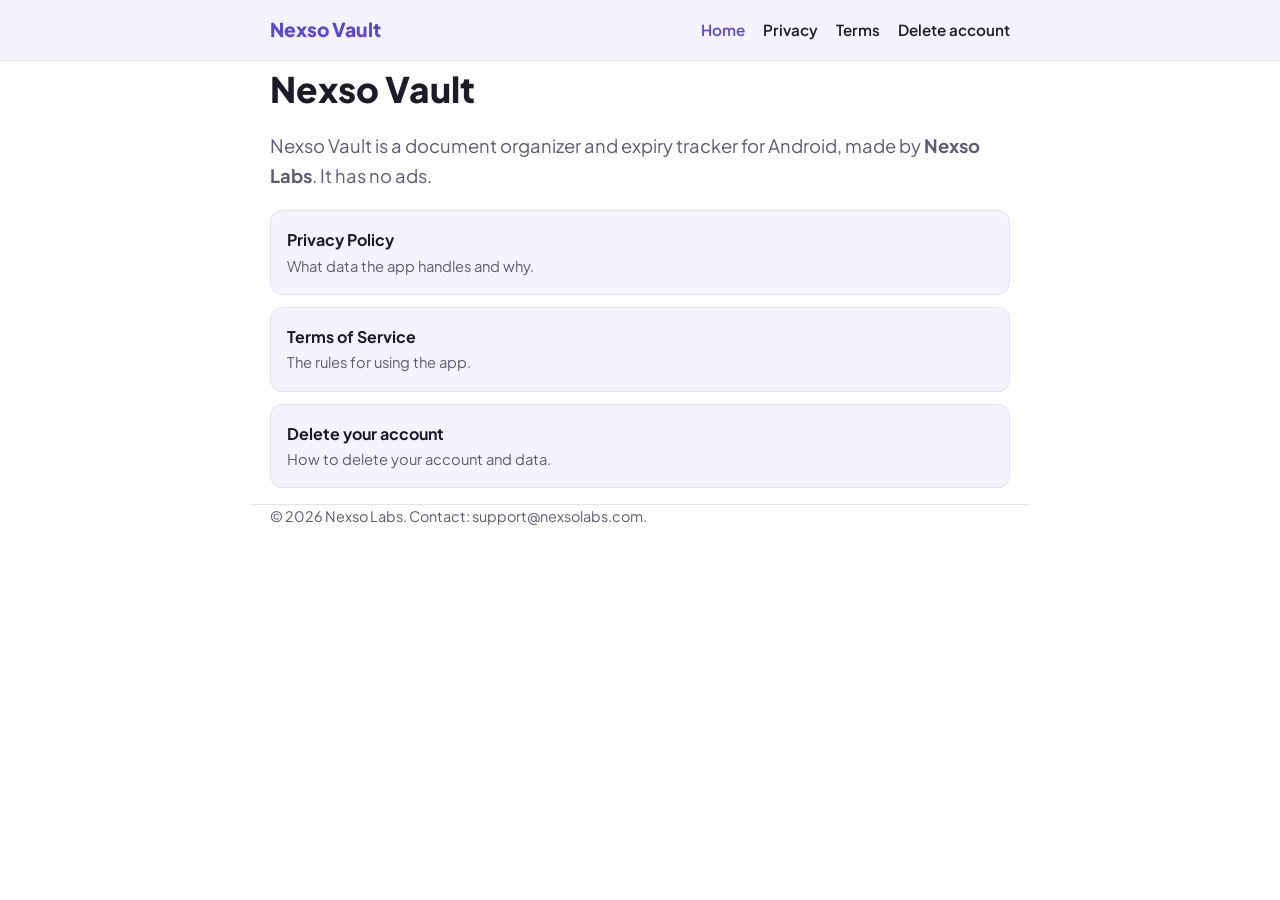
<file: index.html>
<!doctype html>
<html lang="en">
<head>
<meta charset="utf-8">
<meta name="viewport" content="width=device-width, initial-scale=1">
<title>Nexso Vault | Nexso Vault</title>
<meta name="color-scheme" content="light dark">
<link rel="preconnect" href="https://fonts.googleapis.com">
<link rel="preconnect" href="https://fonts.gstatic.com" crossorigin>
<link href="https://fonts.googleapis.com/css2?family=Plus+Jakarta+Sans:wght@400;600;700;800&amp;display=swap" rel="stylesheet">
<link rel="stylesheet" href="style.css">
</head>
<body>
<header class="site"><div class="wrap"><a class="brand" href="index.html">Nexso Vault</a><nav><a href="index.html" aria-current="page">Home</a><a href="privacy.html">Privacy</a><a href="terms.html">Terms</a><a href="delete-account.html">Delete account</a></nav></div></header>
<main class="wrap">
<h1>Nexso Vault</h1>
<p class="lead">Nexso Vault is a document organizer and expiry tracker for Android, made by <strong>Nexso Labs</strong>. It has no ads.</p>
<ul class="cards">
<li><a href="privacy.html"><strong>Privacy Policy</strong><span>What data the app handles and why.</span></a></li>
<li><a href="terms.html"><strong>Terms of Service</strong><span>The rules for using the app.</span></a></li>
<li><a href="delete-account.html"><strong>Delete your account</strong><span>How to delete your account and data.</span></a></li>
</ul>
</main>
<footer class="wrap">&copy; 2026 Nexso Labs. Contact: support@nexsolabs.com.</footer>
</body>
</html>
</file>
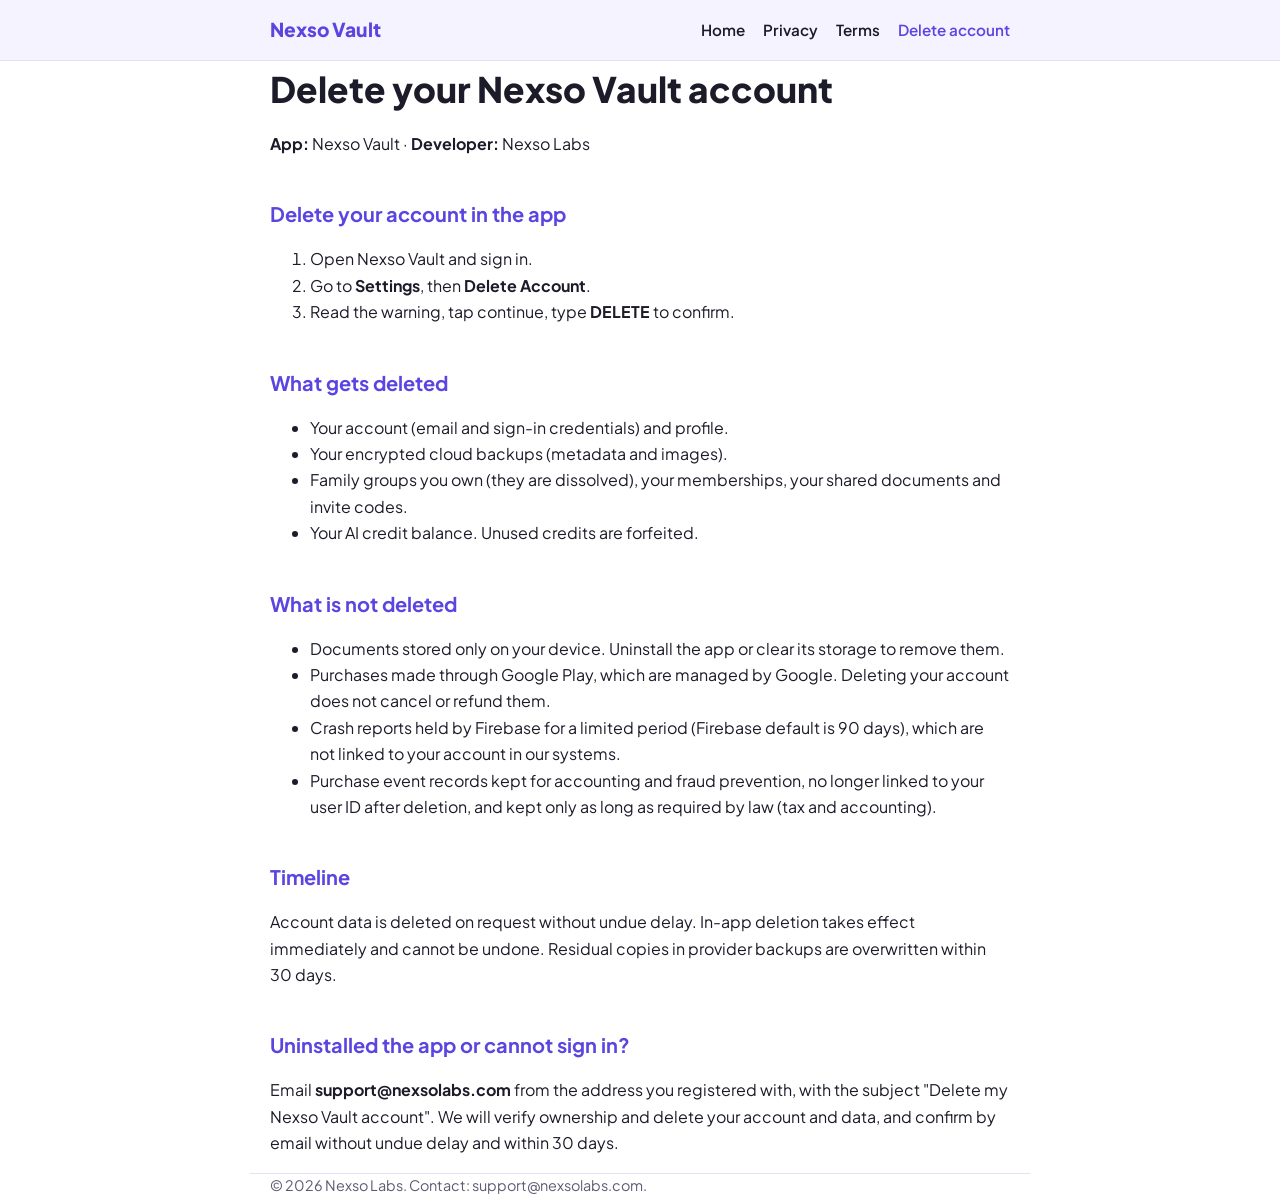
<file: delete-account.html>
<!doctype html>
<html lang="en">
<head>
<meta charset="utf-8">
<meta name="viewport" content="width=device-width, initial-scale=1">
<title>Delete your Nexso Vault account | Nexso Vault</title>
<meta name="color-scheme" content="light dark">
<link rel="preconnect" href="https://fonts.googleapis.com">
<link rel="preconnect" href="https://fonts.gstatic.com" crossorigin>
<link href="https://fonts.googleapis.com/css2?family=Plus+Jakarta+Sans:wght@400;600;700;800&amp;display=swap" rel="stylesheet">
<link rel="stylesheet" href="style.css">
</head>
<body>
<header class="site"><div class="wrap"><a class="brand" href="index.html">Nexso Vault</a><nav><a href="index.html">Home</a><a href="privacy.html">Privacy</a><a href="terms.html">Terms</a><a href="delete-account.html" aria-current="page">Delete account</a></nav></div></header>
<main class="wrap">
<h1>Delete your Nexso Vault account</h1>
<p><strong>App:</strong> Nexso Vault &middot; <strong>Developer:</strong> Nexso Labs</p>
<h2>Delete your account in the app</h2>
<ol>
<li>Open Nexso Vault and sign in.</li>
<li>Go to <strong>Settings</strong>, then <strong>Delete Account</strong>.</li>
<li>Read the warning, tap continue, type <strong>DELETE</strong> to confirm.</li>
</ol>
<h2>What gets deleted</h2>
<ul>
<li>Your account (email and sign-in credentials) and profile.</li>
<li>Your encrypted cloud backups (metadata and images).</li>
<li>Family groups you own (they are dissolved), your memberships, your shared documents and invite codes.</li>
<li>Your AI credit balance. Unused credits are forfeited.</li>
</ul>
<h2>What is not deleted</h2>
<ul>
<li>Documents stored only on your device. Uninstall the app or clear its storage to remove them.</li>
<li>Purchases made through Google Play, which are managed by Google. Deleting your account does not cancel or refund them.</li>
<li>Crash reports held by Firebase for a limited period (Firebase default is 90 days), which are not linked to your account in our systems.</li>
<li>Purchase event records kept for accounting and fraud prevention, no longer linked to your user ID after deletion, and kept only as long as required by law (tax and accounting).</li>
</ul>
<h2>Timeline</h2>
<p>Account data is deleted on request without undue delay. In-app deletion takes effect immediately and cannot be undone. Residual copies in provider backups are overwritten within 30 days.</p>
<h2>Uninstalled the app or cannot sign in?</h2>
<p>Email <strong>support@nexsolabs.com</strong> from the address you registered with, with the subject "Delete my Nexso Vault account". We will verify ownership and delete your account and data, and confirm by email without undue delay and within 30 days.</p>
</main>
<footer class="wrap">&copy; 2026 Nexso Labs. Contact: support@nexsolabs.com.</footer>
</body>
</html>
</file>
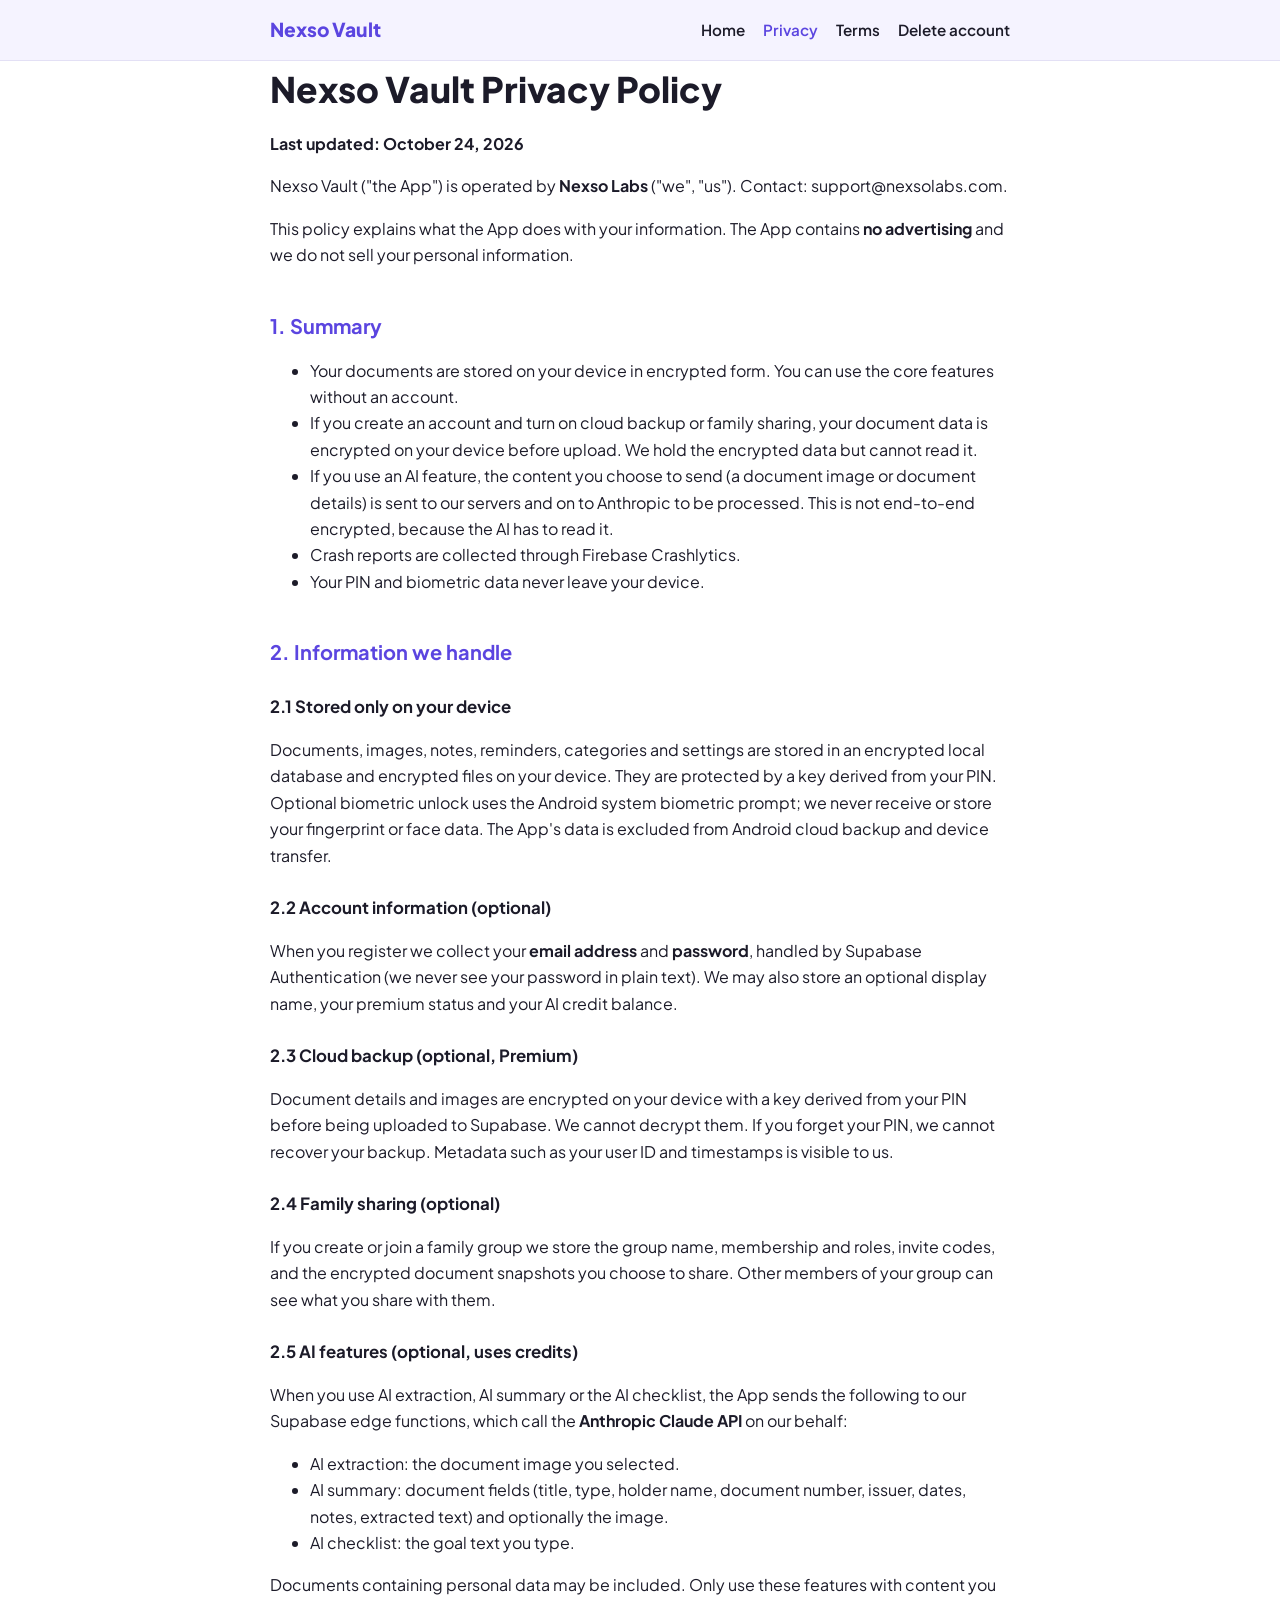
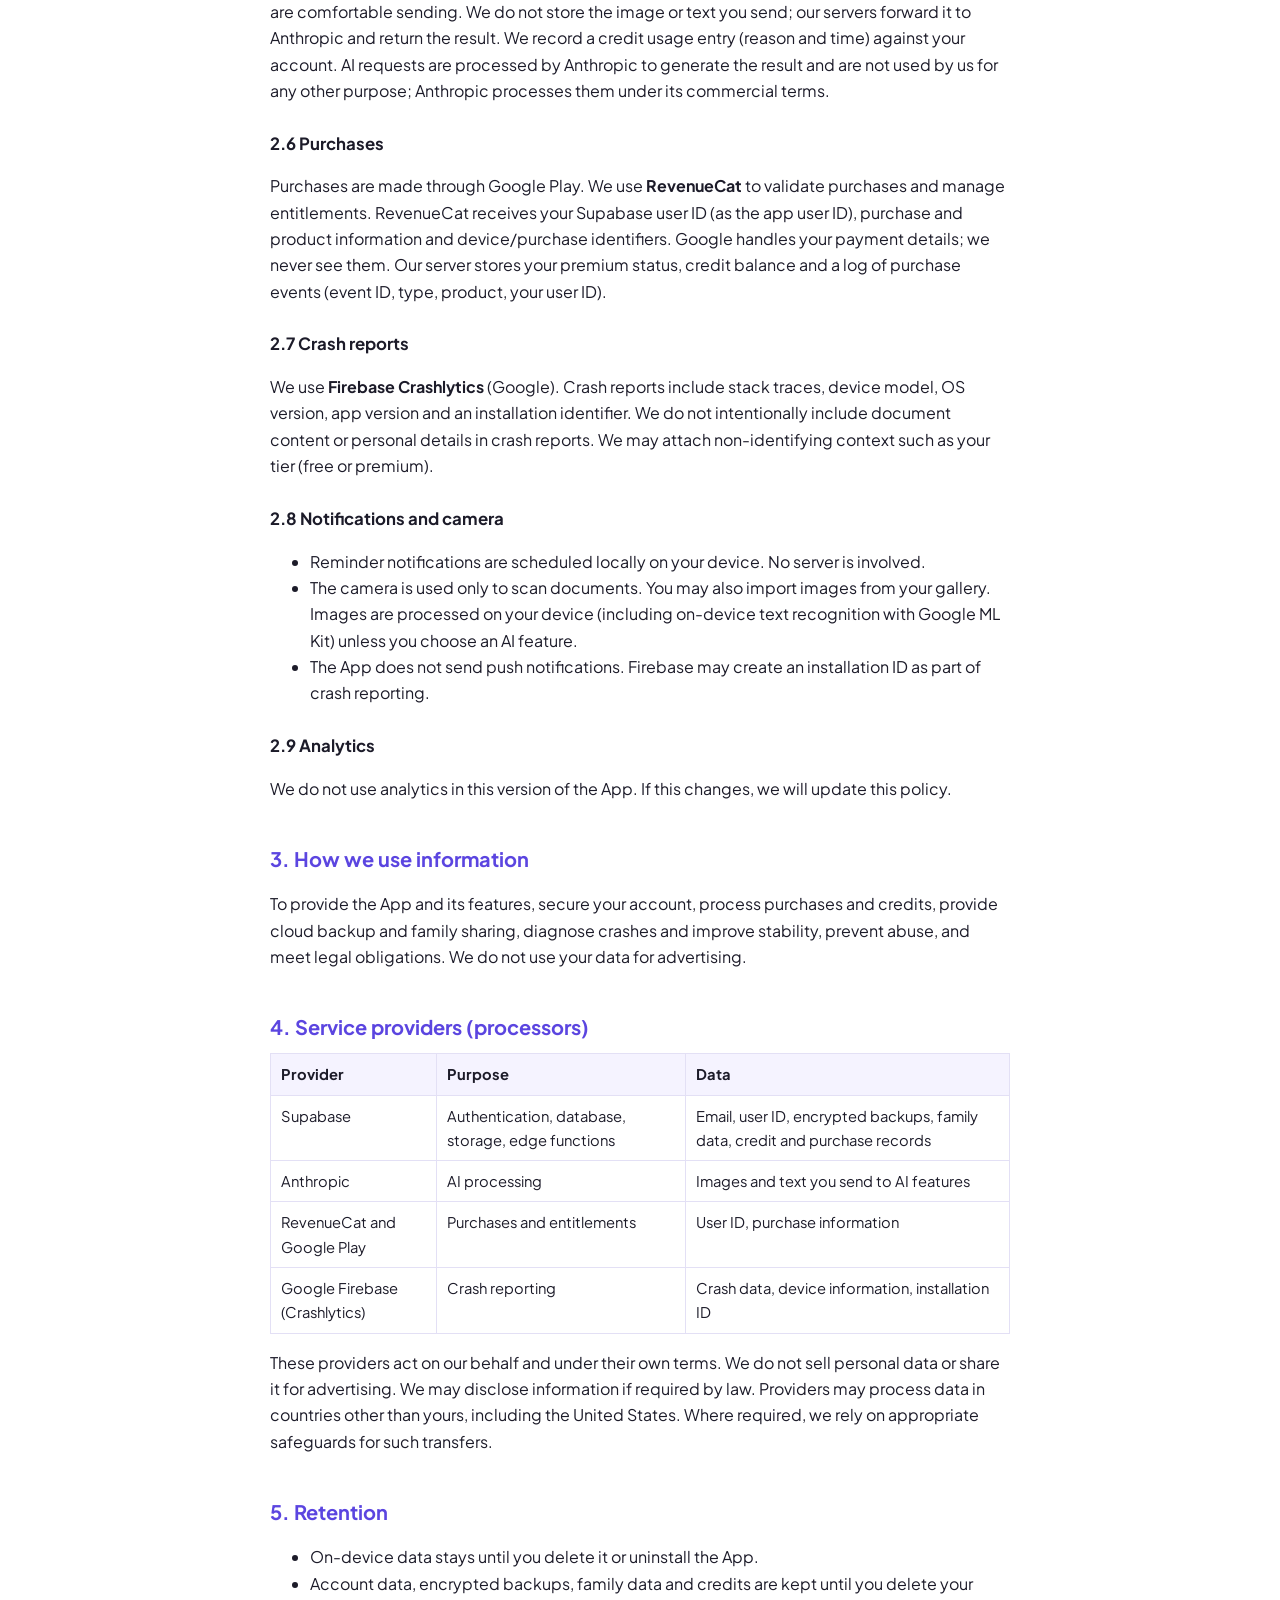
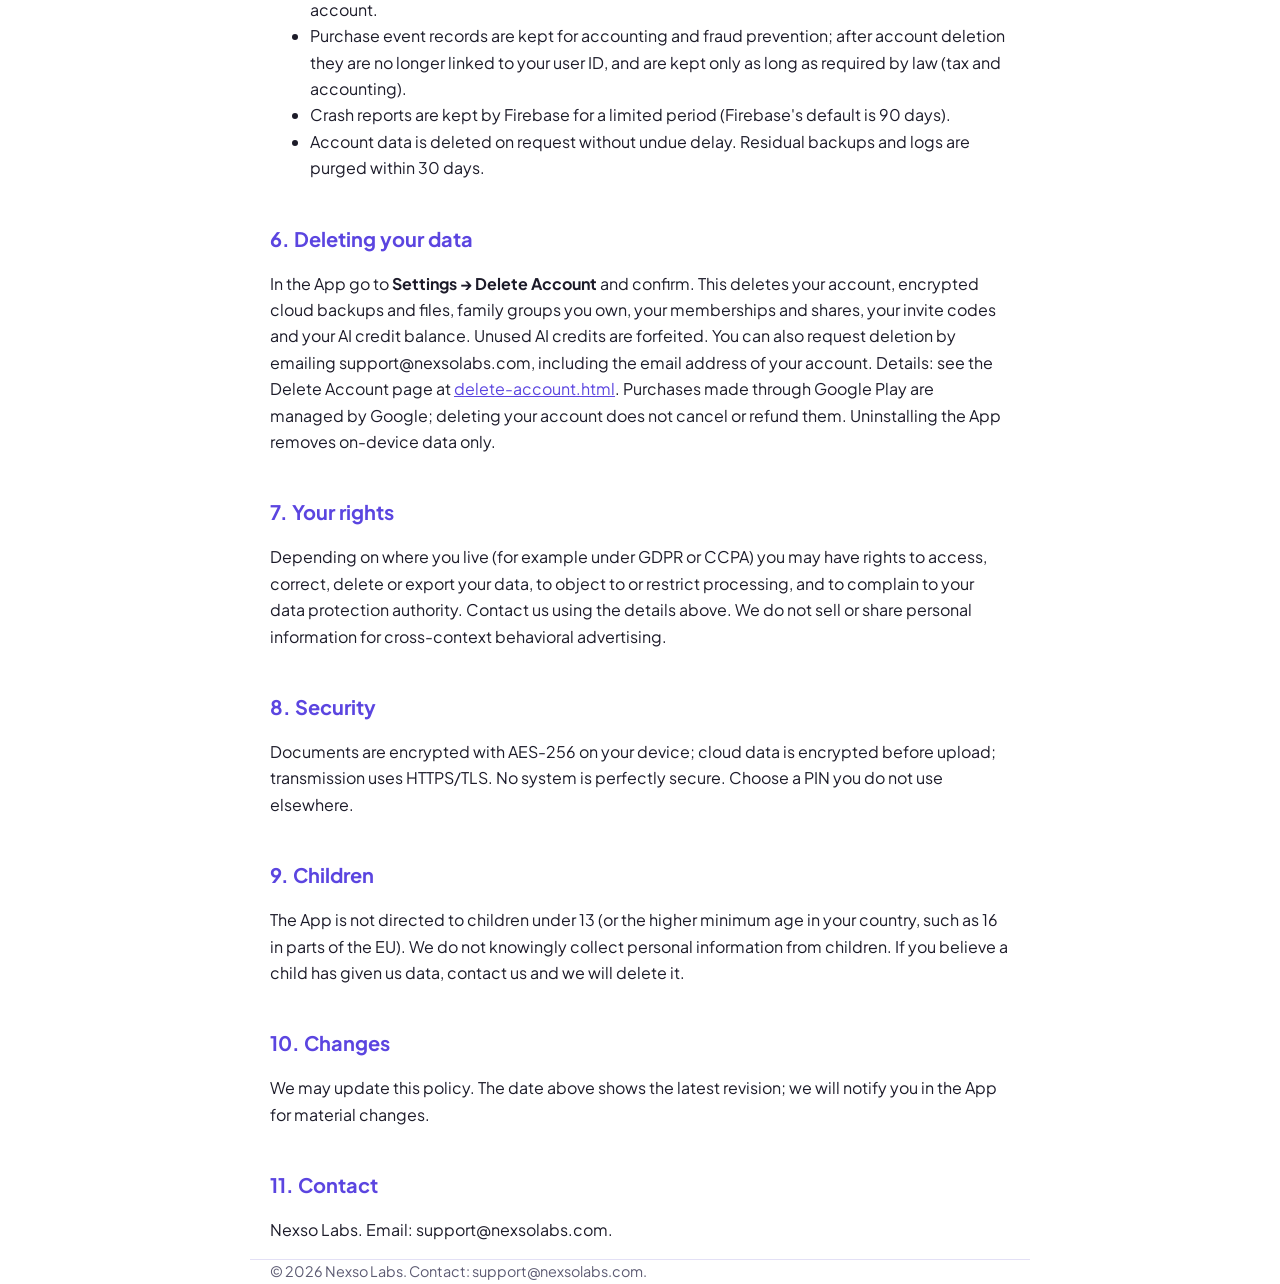
<file: privacy.html>
<!doctype html>
<html lang="en">
<head>
<meta charset="utf-8">
<meta name="viewport" content="width=device-width, initial-scale=1">
<title>Nexso Vault Privacy Policy | Nexso Vault</title>
<meta name="color-scheme" content="light dark">
<link rel="preconnect" href="https://fonts.googleapis.com">
<link rel="preconnect" href="https://fonts.gstatic.com" crossorigin>
<link href="https://fonts.googleapis.com/css2?family=Plus+Jakarta+Sans:wght@400;600;700;800&amp;display=swap" rel="stylesheet">
<link rel="stylesheet" href="style.css">
</head>
<body>
<header class="site"><div class="wrap"><a class="brand" href="index.html">Nexso Vault</a><nav><a href="index.html">Home</a><a href="privacy.html" aria-current="page">Privacy</a><a href="terms.html">Terms</a><a href="delete-account.html">Delete account</a></nav></div></header>
<main class="wrap">
<h1>Nexso Vault Privacy Policy</h1>
<p><strong>Last updated: October 24, 2026</strong></p>
<p>Nexso Vault ("the App") is operated by <strong>Nexso Labs</strong> ("we", "us"). Contact: support@nexsolabs.com.</p>
<p>This policy explains what the App does with your information. The App contains <strong>no advertising</strong> and we do not sell your personal information.</p>
<h2>1. Summary</h2>
<ul>
<li>Your documents are stored on your device in encrypted form. You can use the core features without an account.</li>
<li>If you create an account and turn on cloud backup or family sharing, your document data is encrypted on your device before upload. We hold the encrypted data but cannot read it.</li>
<li>If you use an AI feature, the content you choose to send (a document image or document details) is sent to our servers and on to Anthropic to be processed. This is not end-to-end encrypted, because the AI has to read it.</li>
<li>Crash reports are collected through Firebase Crashlytics.</li>
<li>Your PIN and biometric data never leave your device.</li>
</ul>
<h2>2. Information we handle</h2>
<h3>2.1 Stored only on your device</h3>
<p>Documents, images, notes, reminders, categories and settings are stored in an encrypted local database and encrypted files on your device. They are protected by a key derived from your PIN. Optional biometric unlock uses the Android system biometric prompt; we never receive or store your fingerprint or face data. The App's data is excluded from Android cloud backup and device transfer.</p>
<h3>2.2 Account information (optional)</h3>
<p>When you register we collect your <strong>email address</strong> and <strong>password</strong>, handled by Supabase Authentication (we never see your password in plain text). We may also store an optional display name, your premium status and your AI credit balance.</p>
<h3>2.3 Cloud backup (optional, Premium)</h3>
<p>Document details and images are encrypted on your device with a key derived from your PIN before being uploaded to Supabase. We cannot decrypt them. If you forget your PIN, we cannot recover your backup. Metadata such as your user ID and timestamps is visible to us.</p>
<h3>2.4 Family sharing (optional)</h3>
<p>If you create or join a family group we store the group name, membership and roles, invite codes, and the encrypted document snapshots you choose to share. Other members of your group can see what you share with them.</p>
<h3>2.5 AI features (optional, uses credits)</h3>
<p>When you use AI extraction, AI summary or the AI checklist, the App sends the following to our Supabase edge functions, which call the <strong>Anthropic Claude API</strong> on our behalf:</p>
<ul>
<li>AI extraction: the document image you selected.</li>
<li>AI summary: document fields (title, type, holder name, document number, issuer, dates, notes, extracted text) and optionally the image.</li>
<li>AI checklist: the goal text you type.</li>
</ul>
<p>Documents containing personal data may be included. Only use these features with content you are comfortable sending. We do not store the image or text you send; our servers forward it to Anthropic and return the result. We record a credit usage entry (reason and time) against your account. AI requests are processed by Anthropic to generate the result and are not used by us for any other purpose; Anthropic processes them under its commercial terms.</p>
<h3>2.6 Purchases</h3>
<p>Purchases are made through Google Play. We use <strong>RevenueCat</strong> to validate purchases and manage entitlements. RevenueCat receives your Supabase user ID (as the app user ID), purchase and product information and device/purchase identifiers. Google handles your payment details; we never see them. Our server stores your premium status, credit balance and a log of purchase events (event ID, type, product, your user ID).</p>
<h3>2.7 Crash reports</h3>
<p>We use <strong>Firebase Crashlytics</strong> (Google). Crash reports include stack traces, device model, OS version, app version and an installation identifier. We do not intentionally include document content or personal details in crash reports. We may attach non-identifying context such as your tier (free or premium).</p>
<h3>2.8 Notifications and camera</h3>
<ul>
<li>Reminder notifications are scheduled locally on your device. No server is involved.</li>
<li>The camera is used only to scan documents. You may also import images from your gallery. Images are processed on your device (including on-device text recognition with Google ML Kit) unless you choose an AI feature.</li>
<li>The App does not send push notifications. Firebase may create an installation ID as part of crash reporting.</li>
</ul>
<h3>2.9 Analytics</h3>
<p>We do not use analytics in this version of the App. If this changes, we will update this policy.</p>
<h2>3. How we use information</h2>
<p>To provide the App and its features, secure your account, process purchases and credits, provide cloud backup and family sharing, diagnose crashes and improve stability, prevent abuse, and meet legal obligations. We do not use your data for advertising.</p>
<h2>4. Service providers (processors)</h2>
<div class="tw"><table><thead><tr><th>Provider</th><th>Purpose</th><th>Data</th></tr></thead><tbody><tr><td>Supabase</td><td>Authentication, database, storage, edge functions</td><td>Email, user ID, encrypted backups, family data, credit and purchase records</td></tr><tr><td>Anthropic</td><td>AI processing</td><td>Images and text you send to AI features</td></tr><tr><td>RevenueCat and Google Play</td><td>Purchases and entitlements</td><td>User ID, purchase information</td></tr><tr><td>Google Firebase (Crashlytics)</td><td>Crash reporting</td><td>Crash data, device information, installation ID</td></tr></tbody></table></div>
<p>These providers act on our behalf and under their own terms. We do not sell personal data or share it for advertising. We may disclose information if required by law. Providers may process data in countries other than yours, including the United States. Where required, we rely on appropriate safeguards for such transfers.</p>
<h2>5. Retention</h2>
<ul>
<li>On-device data stays until you delete it or uninstall the App.</li>
<li>Account data, encrypted backups, family data and credits are kept until you delete your account.</li>
<li>Purchase event records are kept for accounting and fraud prevention; after account deletion they are no longer linked to your user ID, and are kept only as long as required by law (tax and accounting).</li>
<li>Crash reports are kept by Firebase for a limited period (Firebase's default is 90 days).</li>
<li>Account data is deleted on request without undue delay. Residual backups and logs are purged within 30 days.</li>
</ul>
<h2>6. Deleting your data</h2>
<p>In the App go to <strong>Settings → Delete Account</strong> and confirm. This deletes your account, encrypted cloud backups and files, family groups you own, your memberships and shares, your invite codes and your AI credit balance. Unused AI credits are forfeited. You can also request deletion by emailing support@nexsolabs.com, including the email address of your account. Details: see the Delete Account page at <a href="delete-account.html">delete-account.html</a>. Purchases made through Google Play are managed by Google; deleting your account does not cancel or refund them. Uninstalling the App removes on-device data only.</p>
<h2>7. Your rights</h2>
<p>Depending on where you live (for example under GDPR or CCPA) you may have rights to access, correct, delete or export your data, to object to or restrict processing, and to complain to your data protection authority. Contact us using the details above. We do not sell or share personal information for cross-context behavioral advertising.</p>
<h2>8. Security</h2>
<p>Documents are encrypted with AES-256 on your device; cloud data is encrypted before upload; transmission uses HTTPS/TLS. No system is perfectly secure. Choose a PIN you do not use elsewhere.</p>
<h2>9. Children</h2>
<p>The App is not directed to children under 13 (or the higher minimum age in your country, such as 16 in parts of the EU). We do not knowingly collect personal information from children. If you believe a child has given us data, contact us and we will delete it.</p>
<h2>10. Changes</h2>
<p>We may update this policy. The date above shows the latest revision; we will notify you in the App for material changes.</p>
<h2>11. Contact</h2>
<p>Nexso Labs. Email: support@nexsolabs.com.</p>
</main>
<footer class="wrap">&copy; 2026 Nexso Labs. Contact: support@nexsolabs.com.</footer>
</body>
</html>
</file>
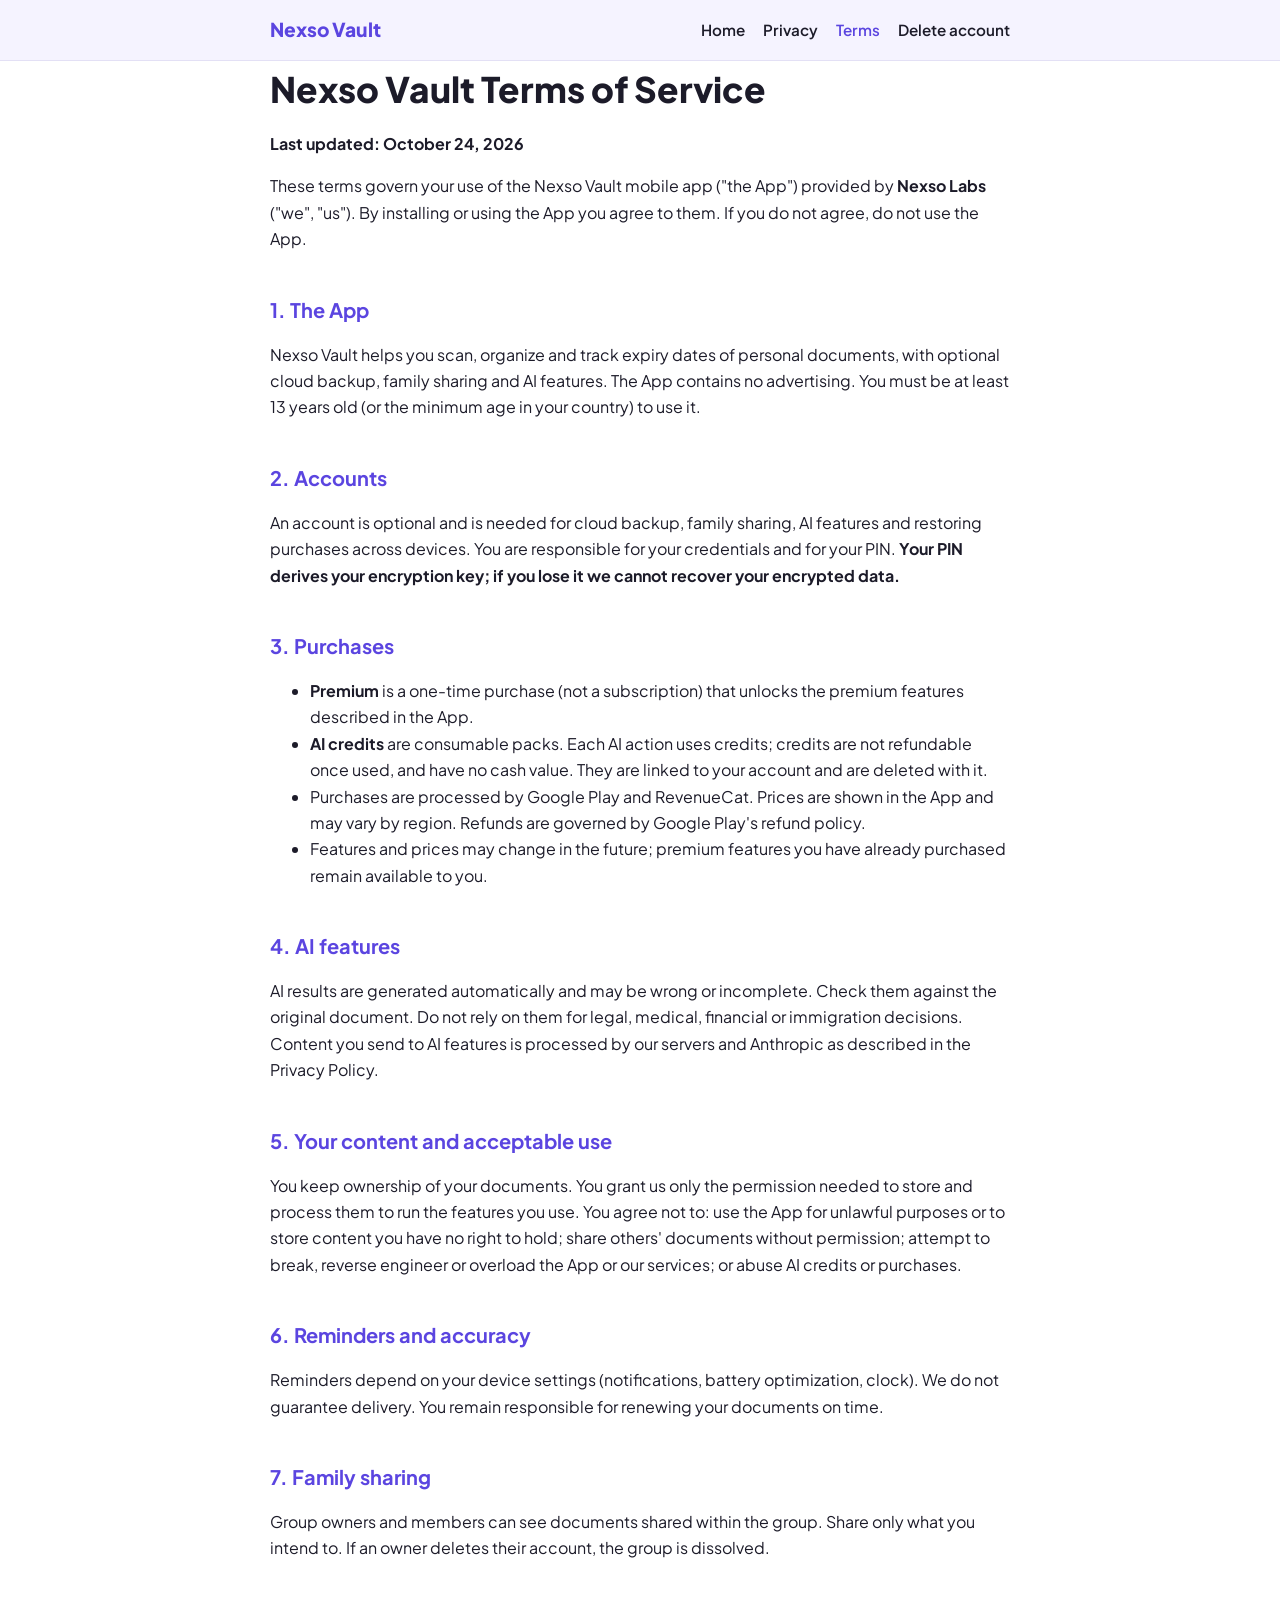
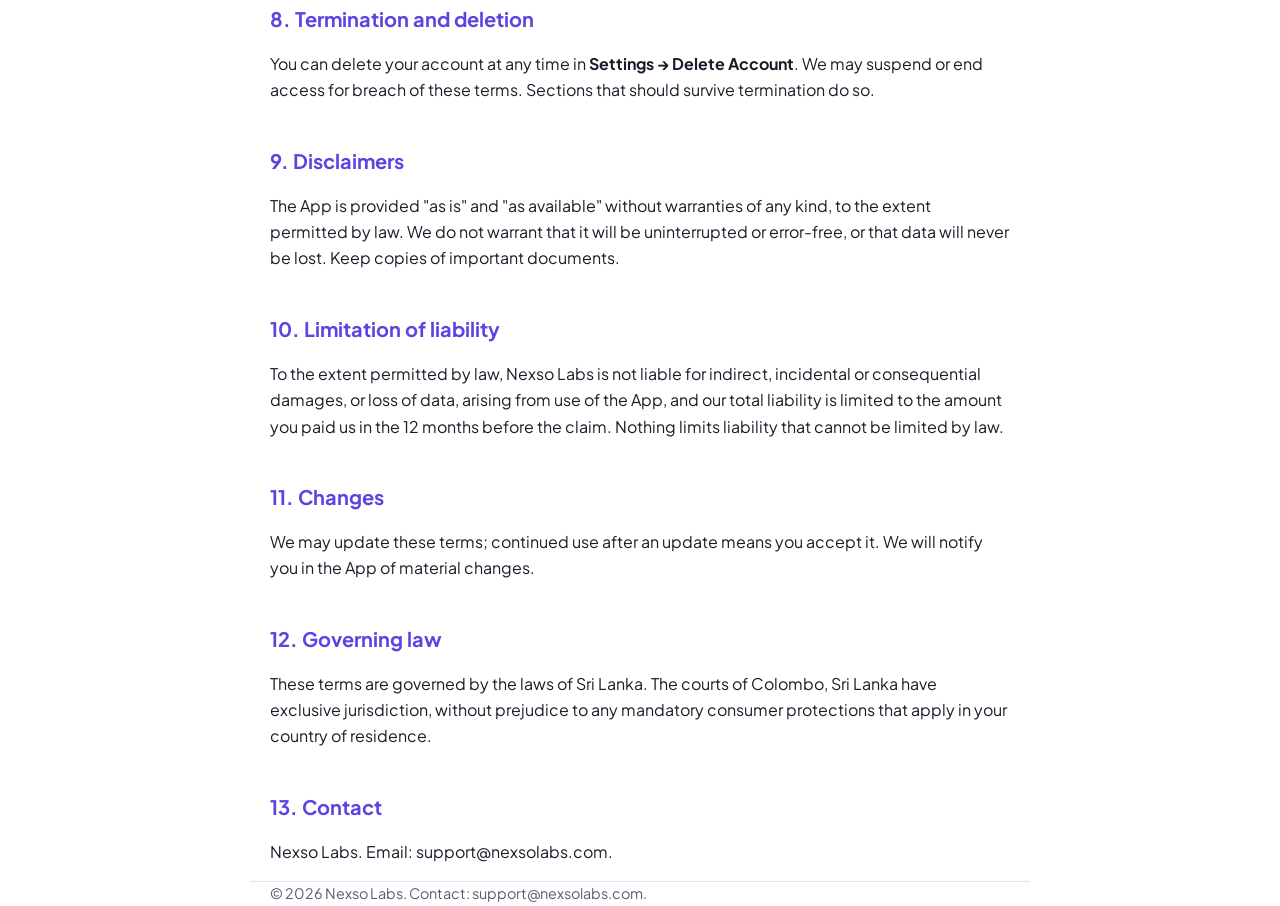
<file: terms.html>
<!doctype html>
<html lang="en">
<head>
<meta charset="utf-8">
<meta name="viewport" content="width=device-width, initial-scale=1">
<title>Nexso Vault Terms of Service | Nexso Vault</title>
<meta name="color-scheme" content="light dark">
<link rel="preconnect" href="https://fonts.googleapis.com">
<link rel="preconnect" href="https://fonts.gstatic.com" crossorigin>
<link href="https://fonts.googleapis.com/css2?family=Plus+Jakarta+Sans:wght@400;600;700;800&amp;display=swap" rel="stylesheet">
<link rel="stylesheet" href="style.css">
</head>
<body>
<header class="site"><div class="wrap"><a class="brand" href="index.html">Nexso Vault</a><nav><a href="index.html">Home</a><a href="privacy.html">Privacy</a><a href="terms.html" aria-current="page">Terms</a><a href="delete-account.html">Delete account</a></nav></div></header>
<main class="wrap">
<h1>Nexso Vault Terms of Service</h1>
<p><strong>Last updated: October 24, 2026</strong></p>
<p>These terms govern your use of the Nexso Vault mobile app ("the App") provided by <strong>Nexso Labs</strong> ("we", "us"). By installing or using the App you agree to them. If you do not agree, do not use the App.</p>
<h2>1. The App</h2>
<p>Nexso Vault helps you scan, organize and track expiry dates of personal documents, with optional cloud backup, family sharing and AI features. The App contains no advertising. You must be at least 13 years old (or the minimum age in your country) to use it.</p>
<h2>2. Accounts</h2>
<p>An account is optional and is needed for cloud backup, family sharing, AI features and restoring purchases across devices. You are responsible for your credentials and for your PIN. <strong>Your PIN derives your encryption key; if you lose it we cannot recover your encrypted data.</strong></p>
<h2>3. Purchases</h2>
<ul>
<li><strong>Premium</strong> is a one-time purchase (not a subscription) that unlocks the premium features described in the App.</li>
<li><strong>AI credits</strong> are consumable packs. Each AI action uses credits; credits are not refundable once used, and have no cash value. They are linked to your account and are deleted with it.</li>
<li>Purchases are processed by Google Play and RevenueCat. Prices are shown in the App and may vary by region. Refunds are governed by Google Play's refund policy.</li>
<li>Features and prices may change in the future; premium features you have already purchased remain available to you.</li>
</ul>
<h2>4. AI features</h2>
<p>AI results are generated automatically and may be wrong or incomplete. Check them against the original document. Do not rely on them for legal, medical, financial or immigration decisions. Content you send to AI features is processed by our servers and Anthropic as described in the Privacy Policy.</p>
<h2>5. Your content and acceptable use</h2>
<p>You keep ownership of your documents. You grant us only the permission needed to store and process them to run the features you use. You agree not to: use the App for unlawful purposes or to store content you have no right to hold; share others' documents without permission; attempt to break, reverse engineer or overload the App or our services; or abuse AI credits or purchases.</p>
<h2>6. Reminders and accuracy</h2>
<p>Reminders depend on your device settings (notifications, battery optimization, clock). We do not guarantee delivery. You remain responsible for renewing your documents on time.</p>
<h2>7. Family sharing</h2>
<p>Group owners and members can see documents shared within the group. Share only what you intend to. If an owner deletes their account, the group is dissolved.</p>
<h2>8. Termination and deletion</h2>
<p>You can delete your account at any time in <strong>Settings → Delete Account</strong>. We may suspend or end access for breach of these terms. Sections that should survive termination do so.</p>
<h2>9. Disclaimers</h2>
<p>The App is provided "as is" and "as available" without warranties of any kind, to the extent permitted by law. We do not warrant that it will be uninterrupted or error-free, or that data will never be lost. Keep copies of important documents.</p>
<h2>10. Limitation of liability</h2>
<p>To the extent permitted by law, Nexso Labs is not liable for indirect, incidental or consequential damages, or loss of data, arising from use of the App, and our total liability is limited to the amount you paid us in the 12 months before the claim. Nothing limits liability that cannot be limited by law.</p>
<h2>11. Changes</h2>
<p>We may update these terms; continued use after an update means you accept it. We will notify you in the App of material changes.</p>
<h2>12. Governing law</h2>
<p>These terms are governed by the laws of Sri Lanka. The courts of Colombo, Sri Lanka have exclusive jurisdiction, without prejudice to any mandatory consumer protections that apply in your country of residence.</p>
<h2>13. Contact</h2>
<p>Nexso Labs. Email: support@nexsolabs.com.</p>
</main>
<footer class="wrap">&copy; 2026 Nexso Labs. Contact: support@nexsolabs.com.</footer>
</body>
</html>
</file>
<file: style.css>
:root{--brand:#5B45E0;--bg:#fff;--fg:#1c1b29;--muted:#5d5b73;--card:#f5f3ff;--line:#e3e0f5;--notice:#fff7e0;--noticefg:#5a4300}
@media (prefers-color-scheme:dark){:root{--brand:#8f7dff;--bg:#13121c;--fg:#ececf6;--muted:#a8a6bd;--card:#1d1b2d;--line:#2e2b45;--notice:#2b2410;--noticefg:#f3dc9a}}
*{box-sizing:border-box}
body{margin:0;background:var(--bg);color:var(--fg);font-family:"Plus Jakarta Sans",system-ui,-apple-system,"Segoe UI",Roboto,Helvetica,Arial,sans-serif;line-height:1.65;font-size:16px}
.wrap{max-width:780px;margin:0 auto;padding:0 20px}
header.site{border-bottom:1px solid var(--line);background:var(--card)}
header.site .wrap{display:flex;flex-wrap:wrap;gap:8px 24px;align-items:center;justify-content:space-between;padding-top:14px;padding-bottom:14px}
.brand{font-weight:800;font-size:1.2rem;color:var(--brand);text-decoration:none}
nav{display:flex;flex-wrap:wrap;gap:4px 18px}
nav a{color:var(--fg);text-decoration:none;font-weight:600;font-size:.95rem}
nav a[aria-current],nav a:hover{color:var(--brand)}
main{padding-top:28px;padding-bottom:40px}
h1{font-size:clamp(1.6rem,4vw,2.2rem);line-height:1.2;margin:.2em 0 .6em;font-weight:800}
h2{font-size:1.25rem;margin:2em 0 .5em;color:var(--brand)}
h3{font-size:1.05rem;margin:1.5em 0 .4em}
a{color:var(--brand)}
.lead{font-size:1.15rem;color:var(--muted)}
.notice{background:var(--notice);color:var(--noticefg);border-left:4px solid var(--brand);padding:12px 16px;border-radius:8px;margin:16px 0}
.tw{overflow-x:auto}
table{border-collapse:collapse;width:100%;font-size:.92rem}
th,td{border:1px solid var(--line);padding:8px 10px;text-align:left;vertical-align:top}
th{background:var(--card)}
.cards{list-style:none;padding:0;display:grid;gap:12px}
.cards a{display:block;padding:16px;border:1px solid var(--line);border-radius:12px;background:var(--card);text-decoration:none;color:var(--fg)}
.cards a:hover{border-color:var(--brand)}
.cards span{display:block;color:var(--muted);font-size:.92rem}
footer{border-top:1px solid var(--line);padding-top:16px;padding-bottom:32px;color:var(--muted);font-size:.9rem}
</file>
